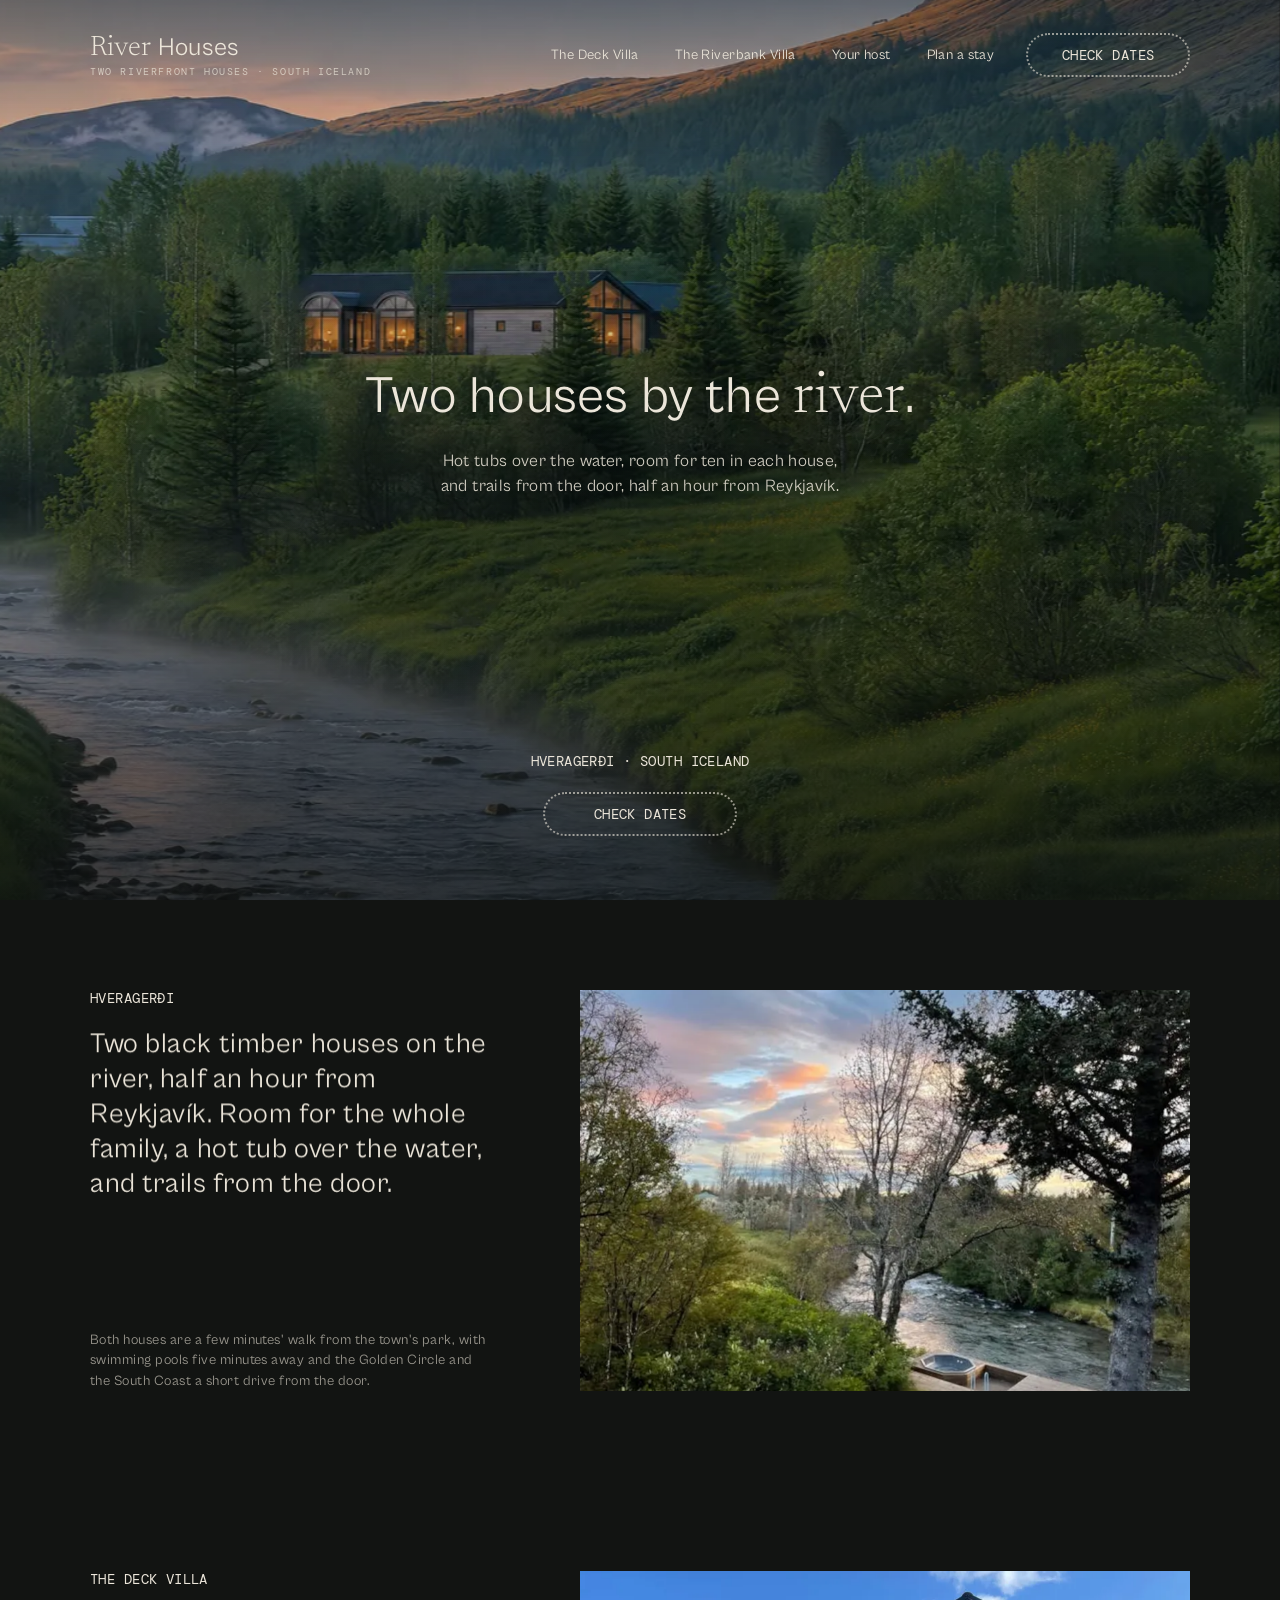
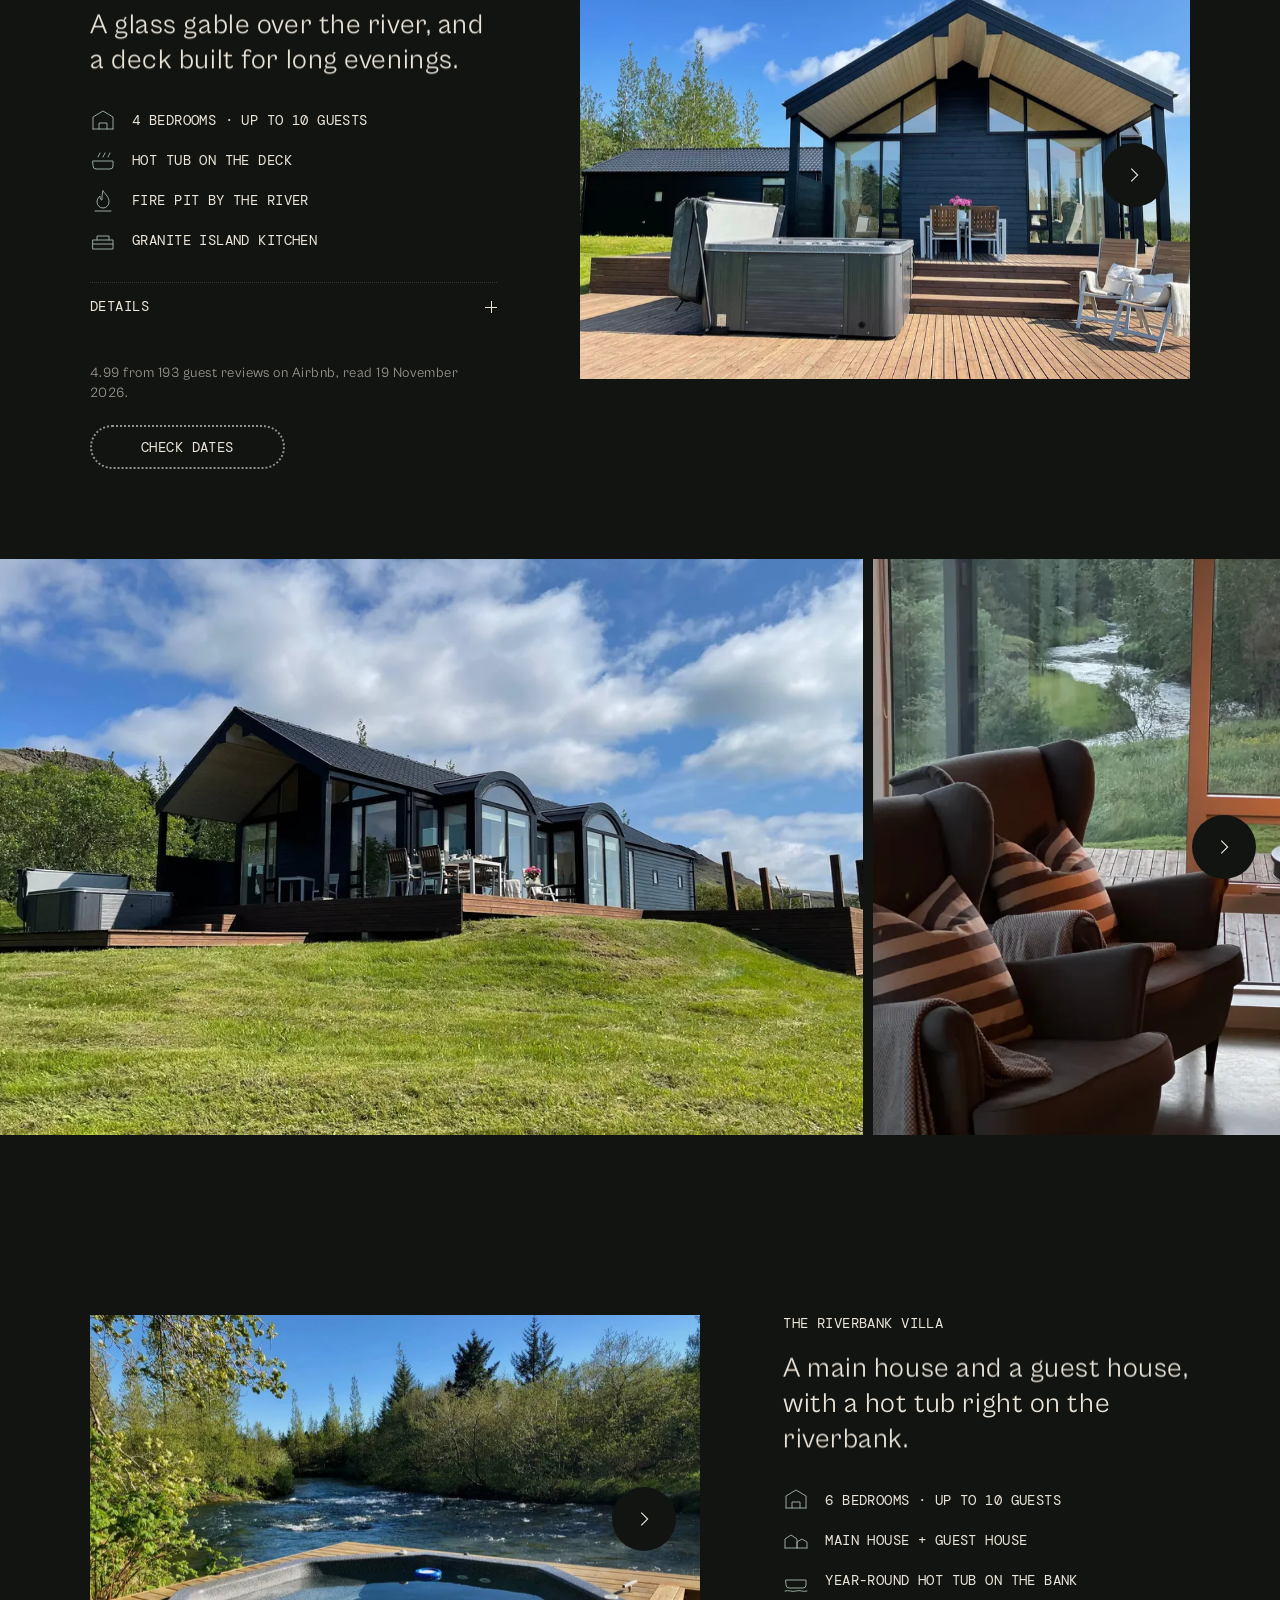
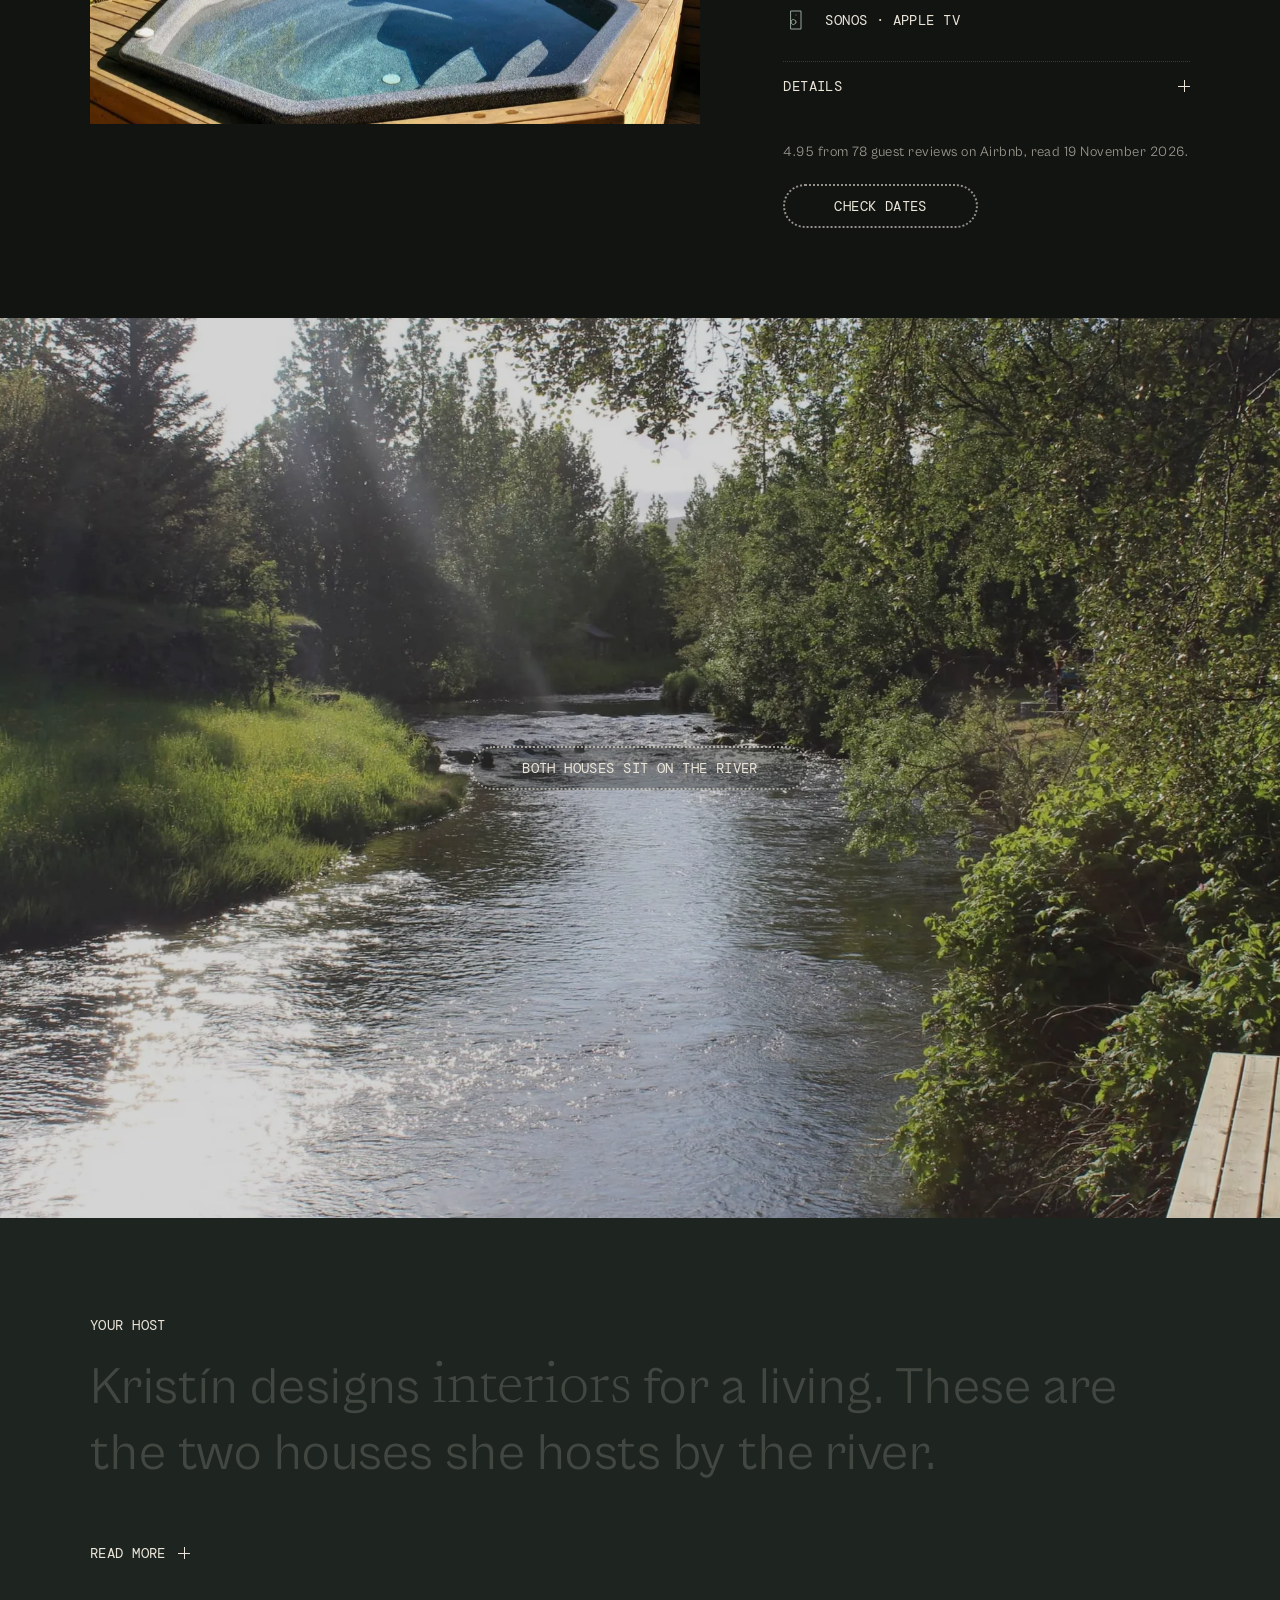
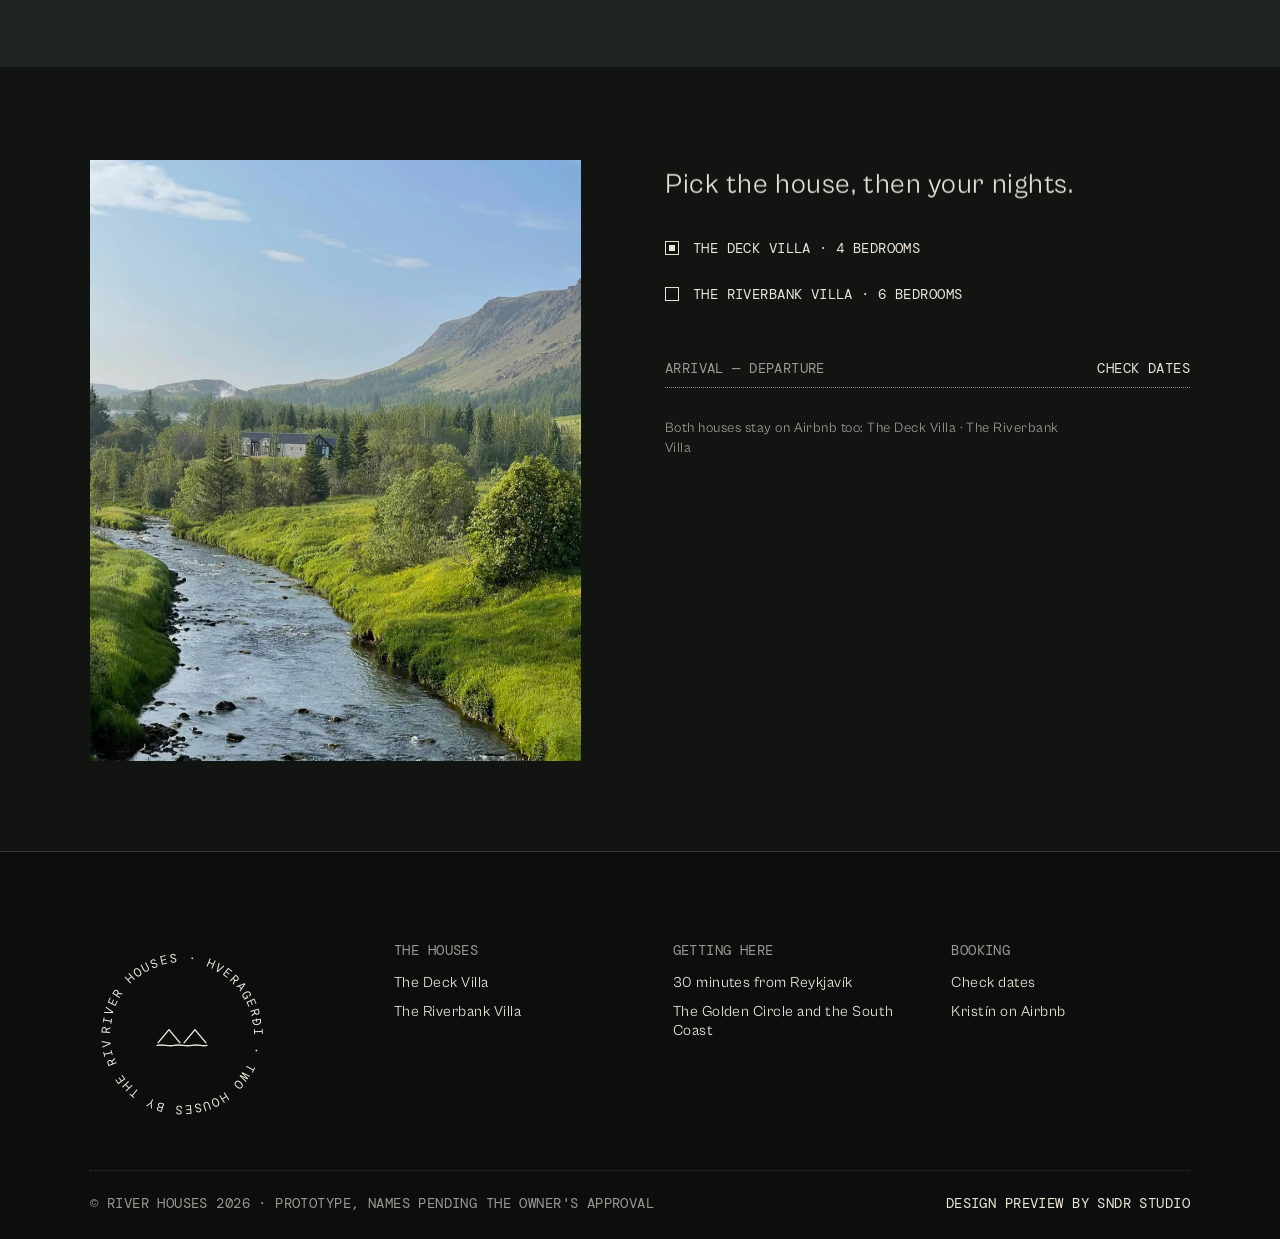
<file: index.html>
<!doctype html>
<html lang="en" class="no-js">
<head>
<meta charset="utf-8">
<meta name="viewport" content="width=device-width, initial-scale=1, viewport-fit=cover">
<title>River Houses · Two houses by the river in Hveragerði</title>
<meta name="description" content="Two black timber houses on the river in Hveragerði, South Iceland, 30 minutes from Reykjavík. Room for up to 10 guests in each, hot tubs over the water, trails from the door.">
<meta name="robots" content="noindex, nofollow">
<meta name="theme-color" content="#121412">
<link rel="icon" href="favicon-32.png" sizes="32x32" type="image/png">
<link rel="icon" href="favicon.svg" type="image/svg+xml">
<link rel="apple-touch-icon" href="apple-touch-icon.png">
<link rel="preload" href="assets/fonts/CabinetGrotesk-Regular.woff2" as="font" type="font/woff2" crossorigin>
<link rel="preload" href="assets/fonts/dm-mono-latin-400-normal.woff2" as="font" type="font/woff2" crossorigin>
<link rel="preload" href="assets/fonts/newsreader-latin-300-normal.woff2" as="font" type="font/woff2" crossorigin>
<link rel="preload" href="assets/img/hero-1440.webp" as="image" imagesrcset="assets/img/hero-900.webp 900w, assets/img/hero-1440.webp 1440w, assets/img/hero-2400.webp 2400w" imagesizes="100vw" media="(min-aspect-ratio: 4/5)">
<link rel="preload" href="assets/img/hero-portrait-900.webp" as="image" media="(max-aspect-ratio: 4/5)">
<script>document.documentElement.className='js';</script>
<script>/* focus-guard: a focus ring only for people using a keyboard.

   The bug it ends: a menu, drawer or dialog opens and its FIRST link (or the dialog's close button)
   is outlined, as if it were selected. Cause: opening code calls first.focus(), or <dialog>.showModal()
   focuses the first control by itself. When nothing was focused before, the browser decides the ring is
   wanted. Safari never focuses a button on click and a touch tap never does either, so on iPhone,
   iPad and Safari the very first tap paints the ring. Chrome with a mouse hides it, which is why it
   passes the desktop check and then reappears on Sindri's phone.

   How: remember the last input kind on <html data-input="pointer|key"> and let focus-guard.css drop the
   ring while the last input was a pointer. Keyboard users keep every ring. Load before everything else
   (inline in <head>, ~400 bytes), no dependencies. Doc: _tools/focus-guard/README.md */
(function () {
  var root = document.documentElement;
  function set(v) { if (root.getAttribute('data-input') !== v) root.setAttribute('data-input', v); }
  addEventListener('pointerdown', function () { set('pointer'); }, true);
  addEventListener('keydown', function (e) {
    if (e.key === 'Shift' || e.key === 'Control' || e.key === 'Alt' || e.key === 'Meta') return;
    set('key');
  }, true);
})();</script>
<link rel="stylesheet" href="assets/vendor/focus-guard.css">
<link rel="stylesheet" href="assets/vendor/sndr-booking.css">
<link rel="stylesheet" href="styles.css">
</head>
<body>
<a class="skip" href="#main">Skip to content</a>

<header class="header" data-header>
  <a class="logo" href="#top" aria-label="River Houses, home">
    <span class="logo-word" aria-hidden="true"><em>River</em> Houses</span>
    <span class="logo-sub" aria-hidden="true">Two riverfront houses<span class="logo-sub-x"> · South Iceland</span></span>
  </a>
  <nav class="nav" aria-label="Site">
    <a href="#deck">The Deck Villa</a>
    <a href="#riverbank">The Riverbank Villa</a>
    <a href="#host">Your host</a>
    <a href="#plan">Plan a stay</a>
  </nav>
  <button class="pill pill--head" type="button" data-book data-house="v1" aria-haspopup="dialog"><span>Check dates</span></button>
  <button class="menu-btn" type="button" aria-expanded="false" aria-controls="menu"><span class="menu-btn-l">Menu</span><i aria-hidden="true"></i></button>
</header>

<div class="menu" id="menu" tabindex="-1" hidden>
  <nav class="menu-in" aria-label="Menu">
    <a href="#deck" style="--i:0">The Deck Villa</a>
    <a href="#riverbank" style="--i:1">The Riverbank Villa</a>
    <a href="#host" style="--i:2">Your host</a>
    <a href="#plan" style="--i:3">Plan a stay</a>
  </nav>
  <button class="pill pill--light menu-book" type="button" data-book data-house="v1" aria-haspopup="dialog"><span>Check dates</span></button>
</div>

<main id="main">
  <!-- 1 HERO (source: section.hero, img.cover 100vh, centred H1 with serif swap word, dotted pill low centre) -->
  <section class="hero" id="top" aria-labelledby="hero-h">
    <div class="hero-media" data-hero-media>
      <picture>
        <source media="(max-aspect-ratio: 4/5)" srcset="assets/img/hero-portrait-900.webp">
        <img src="assets/img/hero-1440.webp" srcset="assets/img/hero-900.webp 900w, assets/img/hero-1440.webp 1440w, assets/img/hero-2400.webp 2400w" sizes="100vw" alt="The river at dusk with mist on the water, the Deck Villa's lit windows among the trees below the mountain (Kristín's photo, re-lit for evening)" fetchpriority="high" decoding="async">
      </picture>
    </div>
    <div class="hero-content">
      <div class="hero-title">
        <h1 class="h1 hero-h" id="hero-h" data-split aria-label="Two houses by the river.">Two houses by the <span class="flip" data-flip aria-hidden="true"><span class="flip-in">river</span></span>.</h1>
        <p class="hero-sub">Hot tubs over the water, room for ten in each house, and trails from the door, half an hour from Reykjavík.</p>
      </div>
      <p class="hero-place label">Hveragerði · South Iceland</p>
      <button class="pill hero-pill" type="button" data-book data-house="v1" aria-haspopup="dialog"><span>Check dates</span></button>
    </div>
  </section>

  <!-- 2 MANIFESTO (source: label, sticky 488px copy column + 732x481 photo, small body pinned low) -->
  <section class="split" aria-labelledby="intro-l">
    <div class="split-copy">
      <div class="split-stick"><div class="split-top">
        <h2 class="label rv-label" id="intro-l">Hveragerði</h2>
        <p class="copy" data-lines>Two black timber houses on the river, half an hour from Reykjavík. Room for the whole family, a hot tub over the water, and trails from the door.</p>
      </div></div>
      <p class="small rv-fade">Both houses are a few minutes' walk from the town's park, with swimming pools five minutes away and the Golden Circle and the South Coast a short drive from the door.</p>
    </div>
    <figure class="split-media rv-img">
      <div class="frame"><img src="assets/img/dusk-1600.webp" srcset="assets/img/dusk-900.webp 900w, assets/img/dusk-1600.webp 1600w" sizes="(min-width:1024px) 51vw, 100vw" alt="The river at dusk under a pink sky, seen from the Riverbank Villa's garden" loading="lazy" decoding="async"></div>
    </figure>
  </section>

  <!-- 3 STAY WITH US → THE DECK VILLA (source: copy left + icon list + Flickity carousel right) -->
  <section class="split split--house" id="deck" aria-labelledby="deck-l">
    <div class="split-copy">
      <div class="split-stick"><div class="split-top">
        <h2 class="label rv-label" id="deck-l">The Deck Villa</h2>
        <p class="copy" data-lines>A glass gable over the river, and a deck built for long evenings.</p>
        <ul class="icons rv-list">
          <li><svg viewBox="0 0 26 26" aria-hidden="true"><path d="M3 21V9l10-6 10 6v12M3 21h20M9 21v-6h8v6"/></svg>4 bedrooms · up to 10 guests</li>
          <li><svg viewBox="0 0 26 26" aria-hidden="true"><path d="M3 13h20v5a3 3 0 0 1-3 3H6a3 3 0 0 1-3-3zM8 9c0-2 2-2 2-4M13 9c0-2 2-2 2-4M18 9c0-2 2-2 2-4"/></svg>Hot tub on the deck</li>
          <li><svg viewBox="0 0 26 26" aria-hidden="true"><path d="M13 3c3 4 6 6 6 11a6 6 0 0 1-12 0c0-3 2-5 3-6 0 3 1 4 2 4 0-3 0-6 1-9zM5 23h16"/></svg>Fire pit by the river</li>
          <li><svg viewBox="0 0 26 26" aria-hidden="true"><path d="M3 12h20v9H3zM7 12V8h12v4M3 16h20"/></svg>Granite island kitchen</li>
        </ul>
        <div class="more" data-more>
          <button class="more-btn label" type="button" aria-expanded="false" aria-controls="deck-more"><span>Details</span><i aria-hidden="true"></i></button>
          <div class="more-body" id="deck-more" hidden><div class="more-in">
            <p>Large windows look out on the river and the mountain. Trails start outside the door, the town's parks are about a five-minute walk, and there is plenty of private parking in front of the house.</p>
          </div></div>
        </div>
      </div></div>
      <div class="split-foot rv-fade">
        <p class="small">4.99 from 193 guest reviews on Airbnb, read 19 November 2026.</p>
        <button class="pill" type="button" data-book data-house="v1" aria-haspopup="dialog"><span>Check dates</span></button>
      </div>
    </div>
    <div class="split-media rv-img">
      <div class="car" data-car aria-roledescription="carousel" aria-label="The Deck Villa">
        <div class="car-track">
          <figure class="car-cell" aria-roledescription="slide" aria-label="1 of 4"><img src="assets/img/deck-a-1600.webp" srcset="assets/img/deck-a-900.webp 900w, assets/img/deck-a-1600.webp 1600w" sizes="(min-width:1024px) 51vw, 100vw" alt="The Deck Villa: black gabled house, deck and hot tub on a summer day" loading="lazy" decoding="async"></figure>
          <figure class="car-cell" aria-roledescription="slide" aria-label="2 of 4"><img src="assets/img/deck-b-1600.webp" srcset="assets/img/deck-b-900.webp 900w, assets/img/deck-b-1600.webp 1600w" sizes="(min-width:1024px) 51vw, 100vw" alt="The glass gable end and the deck table" loading="lazy" decoding="async"></figure>
          <figure class="car-cell" aria-roledescription="slide" aria-label="3 of 4"><img src="assets/img/deck-c-1600.webp" srcset="assets/img/deck-c-900.webp 900w, assets/img/deck-c-1600.webp 1600w" sizes="(min-width:1024px) 51vw, 100vw" alt="Two chairs and candles by the window in the evening" loading="lazy" decoding="async"></figure>
          <figure class="car-cell" aria-roledescription="slide" aria-label="4 of 4"><img src="assets/img/deck-d-1600.webp" srcset="assets/img/deck-d-900.webp 900w, assets/img/deck-d-1600.webp 1600w" sizes="(min-width:1024px) 51vw, 100vw" alt="Wicker armchairs and a reading lamp in the living room" loading="lazy" decoding="async"></figure>
        </div>
        <button class="arrow arrow--prev" type="button" aria-label="Previous photo"><svg viewBox="0 0 24 24" aria-hidden="true"><path d="M15 5l-7 7 7 7"/></svg></button>
        <button class="arrow arrow--next" type="button" aria-label="Next photo"><svg viewBox="0 0 24 24" aria-hidden="true"><path d="M9 5l7 7-7 7"/></svg></button>
      </div>
    </div>
  </section>

  <!-- 4 FULL-BLEED PAIR (source: two photos edge to edge, 648px tall, one arrow) -->
  <section class="rail" aria-label="Around the Deck Villa">
    <div class="rail-track" data-rail tabindex="0" aria-label="Photos, drag or use the arrow">
      <figure class="rail-cell"><img src="assets/img/pair-a-1200.webp" srcset="assets/img/pair-a-1200.webp 1200w, assets/img/pair-a-2400.webp 2400w" sizes="(min-width:1024px) 66vw, 90vw" alt="The Deck Villa on its lawn under a blue sky" loading="lazy" decoding="async"></figure>
      <figure class="rail-cell rail-cell--tall"><img src="assets/img/pair-b-1600.webp" srcset="assets/img/pair-b-900.webp 900w, assets/img/pair-b-1600.webp 1600w" sizes="(min-width:1024px) 34vw, 70vw" alt="Armchairs and lit candles by the window at night" loading="lazy" decoding="async"></figure>
      <figure class="rail-cell"><img src="assets/img/pair-c-1200.webp" srcset="assets/img/pair-c-1200.webp 1200w, assets/img/pair-c-2400.webp 2400w" sizes="(min-width:1024px) 66vw, 90vw" alt="The deck, the hot tub and the gable from the lawn" loading="lazy" decoding="async"></figure>
    </div>
    <button class="arrow arrow--rail" type="button" aria-label="Next photos"><svg viewBox="0 0 24 24" aria-hidden="true"><path d="M9 5l7 7-7 7"/></svg></button>
  </section>

  <!-- 5 WORK WITH US → THE RIVERBANK VILLA, mirrored (source: carousel left, copy right) -->
  <section class="split split--house split--mirror" id="riverbank" aria-labelledby="river-l">
    <div class="split-media rv-img">
      <div class="car" data-car aria-roledescription="carousel" aria-label="The Riverbank Villa">
        <div class="car-track">
          <figure class="car-cell" aria-roledescription="slide" aria-label="1 of 4"><img src="assets/img/river-a-1600.webp" srcset="assets/img/river-a-900.webp 900w, assets/img/river-a-1600.webp 1600w" sizes="(min-width:1024px) 51vw, 100vw" alt="The hot tub on the riverbank with the river running past" loading="lazy" decoding="async"></figure>
          <figure class="car-cell" aria-roledescription="slide" aria-label="2 of 4"><img src="assets/img/river-b-1600.webp" srcset="assets/img/river-b-900.webp 900w, assets/img/river-b-1600.webp 1600w" sizes="(min-width:1024px) 51vw, 100vw" alt="The Riverbank Villa: a black timber house with a balcony among tall trees" loading="lazy" decoding="async"></figure>
          <figure class="car-cell" aria-roledescription="slide" aria-label="3 of 4"><img src="assets/img/river-c-1600.webp" srcset="assets/img/river-c-900.webp 900w, assets/img/river-c-1600.webp 1600w" sizes="(min-width:1024px) 51vw, 100vw" alt="The living room with a stone fireplace and leather chairs" loading="lazy" decoding="async"></figure>
          <figure class="car-cell" aria-roledescription="slide" aria-label="4 of 4"><img src="assets/img/river-d-1600.webp" srcset="assets/img/river-d-900.webp 900w, assets/img/river-d-1600.webp 1600w" sizes="(min-width:1024px) 51vw, 100vw" alt="The river through a tall window" loading="lazy" decoding="async"></figure>
        </div>
        <button class="arrow arrow--prev" type="button" aria-label="Previous photo"><svg viewBox="0 0 24 24" aria-hidden="true"><path d="M15 5l-7 7 7 7"/></svg></button>
        <button class="arrow arrow--next" type="button" aria-label="Next photo"><svg viewBox="0 0 24 24" aria-hidden="true"><path d="M9 5l7 7-7 7"/></svg></button>
      </div>
    </div>
    <div class="split-copy">
      <div class="split-stick"><div class="split-top">
        <h2 class="label rv-label" id="river-l">The Riverbank Villa</h2>
        <p class="copy" data-lines>A main house and a guest house, with a hot tub right on the riverbank.</p>
        <ul class="icons rv-list">
          <li><svg viewBox="0 0 26 26" aria-hidden="true"><path d="M3 21V9l10-6 10 6v12M3 21h20M9 21v-6h8v6"/></svg>6 bedrooms · up to 10 guests</li>
          <li><svg viewBox="0 0 26 26" aria-hidden="true"><path d="M2 21V12l6-4 6 4v9M14 21v-6l5-3 5 3v6M2 21h22"/></svg>Main house + guest house</li>
          <li><svg viewBox="0 0 26 26" aria-hidden="true"><path d="M3 13h20v5a3 3 0 0 1-3 3H6a3 3 0 0 1-3-3zM2 24c4-1.5 7 1.5 11 0s7 1.5 11 0"/></svg>Year-round hot tub on the bank</li>
          <li><svg viewBox="0 0 26 26" aria-hidden="true"><path d="M8 4h10v18H8zM13 15a2.5 2.5 0 1 0 0 .01M13 8v.01"/></svg>Sonos · Apple TV</li>
        </ul>
        <div class="more" data-more>
          <button class="more-btn label" type="button" aria-expanded="false" aria-controls="river-more"><span>Details</span><i aria-hidden="true"></i></button>
          <div class="more-body" id="river-more" hidden><div class="more-in">
            <p>About a five-minute walk to the town's public park, with shops and restaurants within reach on foot. A fully equipped kitchen, a working corner and fast Wi-Fi.</p>
          </div></div>
        </div>
      </div></div>
      <div class="split-foot rv-fade">
        <p class="small">4.95 from 78 guest reviews on Airbnb, read 19 November 2026.</p>
        <button class="pill" type="button" data-book data-house="v2" aria-haspopup="dialog"><span>Check dates</span></button>
      </div>
    </div>
  </section>

  <!-- 6 SPHERE SLOT → full-bleed still with a centred pill (no 360 photo exists) -->
  <section class="still" aria-label="The river">
    <div class="still-media" data-still><img src="assets/img/still-1200.webp" srcset="assets/img/still-1200.webp 1200w, assets/img/still-2400.webp 2400w" sizes="100vw" alt="Morning light over the river by the Riverbank Villa" loading="lazy" decoding="async"></div>
    <a class="pill pill--light still-pill" href="#plan"><span>Both houses sit on the river</span></a>
  </section>

  <!-- 7 OUR STORY → YOUR HOST (source: band, 52px sans with serif swap, READ MORE +) -->
  <section class="band" id="host" aria-labelledby="host-l">
    <div class="band-in">
      <h2 class="label rv-label" id="host-l">Your host</h2>
      <p class="h1 band-h" data-read>Kristín designs <em>interiors</em> for a living. These are the two houses she hosts by the river.</p>
      <div class="more more--band" data-more>
        <button class="more-btn label" type="button" aria-expanded="false" aria-controls="host-more"><span>Read more</span><i aria-hidden="true"></i></button>
        <div class="more-body" id="host-more" hidden><div class="more-in">
          <p>Kristín is an interior architect from Garðabær and has hosted on Airbnb for nine years: 271 reviews across her listings, a 4.98 average and a Superhost badge. A request made here goes to her directly, and she replies with a secure link to pay.</p>
          <p class="small">Prototype text for Kristín's approval.</p>
        </div></div>
      </div>
    </div>
  </section>

  <!-- 8 SUBSCRIBE SLOT → PLAN A STAY (source: photo left 590x724, right: 2 lines, mono checkboxes, dotted line + submit) -->
  <section class="plan" id="plan" aria-labelledby="plan-h">
    <figure class="plan-media rv-img"><div class="frame"><img src="assets/img/plan-1600.webp" srcset="assets/img/plan-900.webp 900w, assets/img/plan-1600.webp 1600w" sizes="(min-width:1024px) 41vw, 100vw" alt="The river winding between bright green banks toward the mountain" loading="lazy" decoding="async"></div></figure>
    <div class="plan-copy">
      <h2 class="copy" id="plan-h" data-lines>Pick the house, then your nights.</h2>
      <div class="plan-pick rv-list" role="radiogroup" aria-label="Which house">
        <label class="tick"><input type="radio" name="house" value="v1" checked><span class="label">The Deck Villa · 4 bedrooms</span></label>
        <label class="tick"><input type="radio" name="house" value="v2"><span class="label">The Riverbank Villa · 6 bedrooms</span></label>
      </div>
      <button class="dates-line rv-fade" type="button" data-book data-house="v1" data-plan aria-haspopup="dialog"><span class="label">Arrival — Departure</span><span class="label dates-go">Check dates</span></button>
      <p class="small rv-fade">Both houses stay on Airbnb too: <a class="ul" href="https://www.airbnb.com/rooms/7677002" rel="noopener" target="_blank">The Deck Villa</a> · <a class="ul" href="https://www.airbnb.com/rooms/677637170933482931" rel="noopener" target="_blank">The Riverbank Villa</a></p>
    </div>
  </section>

  <dialog data-lenis-prevent id="book" class="bk" aria-labelledby="bk-h" tabindex="-1"><div class="bk-bg" data-book-close></div><form class="bk-bar" novalidate tabindex="-1">
    <div class="bk-top"><div><p class="bk-h" id="bk-h">Pick your nights</p><p class="bk-sub" id="bk-sub">The Deck Villa, Hveragerði · The whole house</p></div><button class="bk-x" type="button" data-book-close aria-label="Close booking"><svg viewBox="0 0 32 32" aria-hidden="true"><path d="M8 8l16 16M24 8 8 24"/></svg></button></div>
    <div class="bk-body" data-lenis-prevent>
      <div class="bk-house" role="group" aria-label="Which house"><button type="button" data-house="v1" aria-pressed="true">The Deck Villa</button><button type="button" data-house="v2" aria-pressed="false">The Riverbank Villa</button></div>
      <div class="bk-dates"><div class="bk-when"><p class="bk-l" id="bk-cal-l">Dates</p><p class="bk-range"><span data-from>Arrival</span> <span class="bk-to">to</span> <span data-to>Departure</span></p></div><div class="bk-gst"><div><p class="bk-l" id="bk-g-l">Guests</p><p class="bk-gnote" aria-live="polite"></p></div><div class="bk-step" role="group" aria-labelledby="bk-g-l"><button class="bk-minus" type="button" aria-label="One guest fewer"><svg class="bk-ic" viewBox="0 0 24 24" aria-hidden="true"><path d="M6 12h12"/></svg></button><output class="bk-n">2 guests</output><button class="bk-plus" type="button" aria-label="One guest more"><svg class="bk-ic" viewBox="0 0 24 24" aria-hidden="true"><path d="M6 12h12M12 6v12"/></svg></button></div></div><div class="bk-months" role="group" aria-labelledby="bk-cal-l"></div></div>
      <div class="bk-who" hidden><p class="bk-l">Your details</p><div class="bk-fields"><label><span>Name</span><input name="name" autocomplete="name" required></label><label><span>Email</span><input type="email" name="email" autocomplete="email" inputmode="email" spellcheck="false" required></label><label><span>Phone</span><input type="tel" name="phone" autocomplete="tel" inputmode="tel" required></label><label class="bk-wide"><span>Anything Kristín should know?</span><textarea name="message" rows="3"></textarea></label></div><p class="bk-rules small">Check-in after 16:00 · Checkout before 11:00 · Self check-in with a lockbox · Up to 10 guests a house</p><label class="bk-ok"><input type="checkbox" name="terms" required><span>I have read the house rules and accept them for everyone in my group.</span></label><button class="bk-back ul" type="button"><span>Change dates</span></button></div>
      <div class="bk-done" hidden><h3 tabindex="-1">Request sent.</h3><p class="bk-done-dates"></p><p>Thank you, <span class="bk-done-name"></span>. Kristín checks the dates and replies with a secure link to pay. Nothing is charged until you pay.</p><p class="small fine-print" data-delivered="Design preview: this request went to Kristín's demo dashboard (SNDR Bókun). On the live site it reaches her straight away." data-preview="Design preview: this request was not delivered.">Design preview: this request was not delivered.</p></div>
      <p class="bk-foot bk-foot--body">Booked nights are closed. The request is free; Kristín confirms and sends a secure link to pay, never on this page. Design preview: prices are not quoted yet.</p>
    </div>
    <div class="bk-end"><p class="bk-sum" aria-live="polite"></p><button class="pill pill--solid bk-action" type="submit"><span>Request these dates</span></button><p class="bk-note" aria-live="polite"></p><p class="bk-foot bk-foot--bar">Booked nights are closed. The request is free; Kristín confirms and sends a secure link to pay. Design preview: prices are not quoted yet.</p></div>
  </form></dialog>
</main>

<!-- 9 FOOTER (source: forest-green, spinning badge left, 3 mono columns, © line) -->
<footer class="foot">
  <div class="badge" aria-hidden="true">
    <svg class="badge-ring" viewBox="0 0 200 200"><defs><path id="ring" d="M100,100 m-78,0 a78,78 0 1,1 156,0 a78,78 0 1,1 -156,0"/></defs><text><textPath href="#ring" startOffset="0">RIVER HOUSES · HVERAGERÐI · TWO HOUSES BY THE RIVER ·</textPath></text></svg>
    <svg class="badge-mark mark" viewBox="0 0 48 24"><path d="M2 20 12 8l10 12M26 20 36 8l10 12"/><path class="mark-river" d="M1 22.5c6-1.6 10 1.6 16 0s10 1.6 16 0 10 1.6 14 0"/></svg>
  </div>
  <div class="foot-cols">
    <div><h2 class="label">The houses</h2><a class="ul" href="#deck">The Deck Villa</a><a class="ul" href="#riverbank">The Riverbank Villa</a></div>
    <div><h2 class="label">Getting here</h2><p>30 minutes from Reykjavík</p><p>The Golden Circle and the South Coast</p></div>
    <div><h2 class="label">Booking</h2><button class="ul" type="button" data-book data-house="v1" aria-haspopup="dialog">Check dates</button><a class="ul" href="https://www.airbnb.com/users/profile/1462982403367451091" rel="noopener" target="_blank">Kristín on Airbnb</a></div>
  </div>
  <p class="foot-end label"><span>© River Houses 2026 · Prototype, names pending the owner's approval</span><a class="sndr" href="https://sndrstudio.is" rel="noopener" target="_blank">Design preview by SNDR Studio</a></p>
</footer>

<script src="assets/vendor/gsap.min.js" defer></script>
<script src="assets/vendor/ScrollTrigger.min.js" defer></script>
<script src="assets/vendor/lenis.min.js" defer></script>
<script src="assets/vendor/sndr-booking.js" defer></script>
<script src="app.js" defer></script>
</body>
</html>
</file>
<file: assets/vendor/focus-guard.css>
/* focus-guard.css: pairs with focus-guard.js. No ring after a tap or a click; every ring for the keyboard.
   Text fields keep theirs (the user is typing there whatever opened it). */
html[data-input="pointer"] :focus-visible:not(input):not(textarea):not(select):not([contenteditable="true"]) { outline: none; }
/* a focus target that is only a container (a menu panel, a dialog, a drawer): never ring it */
[tabindex="-1"]:focus { outline: none; }
</file>
<file: assets/vendor/sndr-booking.css>
/* SNDR booking sheet (prototype edition) in the villa's own language: forest ink on white, hairlines, square controls.
   Desktop: a drawer from the right. Phone: a sheet from the bottom. The calendar is the family's range calendar
   (two months from 768px, one on a phone); the one action sits in a bar that never scrolls away. */
dialog.bk{position:fixed;inset:0;width:100%;height:100dvh;max-width:none;max-height:none;margin:0;padding:0;border:0;background:transparent;overflow:hidden;color:var(--forest)}
dialog.bk::backdrop{background:transparent}
.bk[open]{display:block}
.bk-bg{position:absolute;inset:0;background:rgba(14,28,21,.42);opacity:0}
.bk-bar{position:relative;z-index:1;margin-left:auto;width:100%;max-width:720px;height:100%;display:flex;flex-direction:column;overflow:hidden;background:#fff;outline:none}
.bk-top{flex:none;display:flex;align-items:flex-start;justify-content:space-between;gap:16px;padding:26px max(32px,env(safe-area-inset-right)) 10px max(32px,env(safe-area-inset-left))}
.bk-h{font:300 34px/1.1 var(--display);letter-spacing:-.03em}
.bk-sub{margin-top:6px;font-size:13px;color:var(--secondary)}
.bk-x{width:44px;height:44px;margin:-6px -10px 0 0;display:grid;place-items:center;transition:transform .16s var(--ease)}
.bk-x svg{width:26px;height:26px;fill:none;stroke:currentColor;stroke-width:1}
.bk-x:active{transform:scale(.94)}
.bk-body{flex:1 1 auto;min-height:0;overflow-y:auto;overscroll-behavior:contain;padding:8px max(32px,env(safe-area-inset-right)) 20px max(32px,env(safe-area-inset-left));display:grid;gap:26px;align-content:start}
.bk-l{font-size:11px;text-transform:uppercase;letter-spacing:.14em;color:var(--secondary)}
.bk-dates{display:grid;grid-template-columns:minmax(0,1fr) auto;align-items:end;gap:6px 24px}
.bk-when{grid-column:1;grid-row:1}
.bk-gst{grid-column:2;grid-row:1;display:flex;align-items:center;gap:16px}
.bk-months{grid-column:1/-1;grid-row:2;margin-top:10px;display:grid;gap:24px 40px}
.bk-range{margin-top:6px;font:300 24px/1.2 var(--display)}
.bk-range .bk-to{font:400 13px/1 var(--body);color:var(--secondary);margin:0 6px}
.bk-range [data-from]:not(.is-set),.bk-range [data-to]:not(.is-set){color:var(--secondary)}
.bk-gnote{margin-top:2px;font-size:13px;color:var(--secondary)}
.bk-gnote:empty{display:none}
.bk-step{flex:none;display:inline-flex;align-items:center}
.bk-step button{width:44px;height:44px;display:grid;place-items:center;border:1px solid var(--forest);transition:opacity .16s var(--ease),transform .16s var(--ease),background-color .16s var(--ease),color .16s var(--ease)}
.bk-step button:active:not(:disabled){transform:scale(.94)}
.bk-step button:disabled{opacity:.28;cursor:default}
.bk-n{min-width:100px;text-align:center;font-size:16px;font-variant-numeric:tabular-nums}
.bk-ic{width:22px;height:22px;fill:none;stroke:currentColor;stroke-width:1}
.bk-m-h{display:flex;align-items:center;justify-content:space-between;gap:12px;min-height:44px}
.bk-m-t{font:300 22px/1.2 var(--display)}
.bk-nav{display:flex;gap:8px}
.bk-nav button{width:44px;height:44px;display:grid;place-items:center;border:1px solid var(--line);transition:border-color .16s var(--ease),opacity .16s var(--ease),transform .16s var(--ease)}
.bk-nav button:active:not(:disabled){transform:scale(.94)}
.bk-nav button:disabled{opacity:.28;cursor:default}
.bk-dow,.bk-days{display:grid;grid-template-columns:repeat(7,minmax(0,1fr))}
.bk-dow span{padding-bottom:6px;text-align:center;font-size:11px;letter-spacing:.06em;color:var(--secondary)}
.bk-d{height:42px;display:grid;place-items:center;font-size:16px;line-height:1;font-variant-numeric:tabular-nums;transition:background-color .12s var(--ease),color .12s var(--ease),transform .12s var(--ease)}
.bk-d:disabled{color:rgba(36,60,50,.3);cursor:default}
.bk-d.short{color:rgba(36,60,50,.3);cursor:not-allowed}
.bk-d.today{text-decoration:underline;text-decoration-thickness:1px;text-underline-offset:5px}
.bk-d.in{background:rgba(36,60,50,.08)}
.bk-d.pv{background:rgba(36,60,50,.05)}
.bk-d.pv-end{box-shadow:inset 0 0 0 1px var(--forest)}
.bk-d.start,.bk-d.end{background:var(--forest);color:#fff}
.bk-d:active:not(:disabled){transform:scale(.94)}
.bk-d:focus-visible{outline:1px solid var(--forest);outline-offset:-4px}
.bk-d.start:focus-visible,.bk-d.end:focus-visible{outline-color:#fff}
.bk-who{display:grid;gap:18px}
.bk-fields{display:grid;grid-template-columns:1fr 1fr;gap:16px 20px}
.bk-fields label{display:grid;gap:8px;font-size:13px}
.bk-fields .bk-wide{grid-column:1/-1}
.bk-fields input,.bk-fields textarea,.bk-fields select{font:inherit;font-size:16px;color:var(--forest);background:#fff;border:1px solid var(--line);padding:12px 14px;min-height:48px;border-radius:0;width:100%}
.bk-fields textarea{resize:vertical;min-height:88px}
.bk-fields input:focus-visible,.bk-fields textarea:focus-visible,.bk-fields select:focus-visible{outline:1px solid var(--forest);outline-offset:0;border-color:var(--forest)}
.bk-fields input::placeholder{color:var(--secondary)}
.bk-done{display:grid;gap:14px;padding-top:8px}
.bk-done h3{font-size:clamp(34px,4vw,48px);outline:none}
.bk-done p{font-size:16px}
.bk-end{flex:none;display:grid;gap:10px;padding:14px max(32px,env(safe-area-inset-right)) max(18px,env(safe-area-inset-bottom)) max(32px,env(safe-area-inset-left));border-top:1px solid var(--line);background:#fff}
.bk-sum{font-size:16px;line-height:1.45;text-wrap:balance}
.bk-sum .is-muted{color:var(--secondary)}
.bk-sum .d{display:block}
.bk-sum .a{display:block;font-size:14px;color:var(--secondary)}
.bk-action{width:100%;justify-content:center}
.bk-action.is-busy{opacity:.7}
.bk-note{font-size:14px;color:#8a2f2f}
.bk-note:empty{display:none}
.bk-foot{font-size:12px;line-height:1.5;color:var(--secondary)}
.bk-foot--body{display:none}
.bk-back{margin-top:4px}
@media(hover:hover){
  .bk-step button:hover:not(:disabled){background:var(--forest);color:#fff}
  .bk-nav button:hover:not(:disabled){border-color:var(--forest)}
  .bk-d:hover:not(:disabled):not(.start):not(.end):not(.short){background:var(--mist)}
}
@media(min-width:768px){
  .bk-months{grid-template-columns:repeat(2,minmax(0,1fr))}
  .bk-end{grid-template-columns:minmax(0,1fr) auto;align-items:center;column-gap:24px}
  .bk-action{width:auto;min-width:248px}
  .bk-note,.bk-foot{grid-column:1/-1}
}
@media(max-width:767px){
  .bk[open]{display:flex;align-items:flex-end}
  .bk-bar{margin:0 auto;max-width:600px;height:auto;max-height:calc(100dvh - env(safe-area-inset-top) - 12px)}
  .bk-top{padding:20px 22px 8px}
  .bk-h{font-size:30px}
  .bk-body{gap:20px;padding-left:22px;padding-right:22px}
  .bk-dates{grid-template-columns:minmax(0,1fr);gap:18px;align-items:start}
  .bk-gst{grid-column:1;grid-row:1;justify-content:space-between}
  .bk-when{display:none}
  .bk-months{grid-row:2;margin-top:0}
  .bk-fields{grid-template-columns:1fr}
  .bk-end{gap:8px;padding:12px 22px max(16px,env(safe-area-inset-bottom))}
  .bk-foot--bar{display:none}
  .bk-foot--body{display:block;padding-top:4px}
  html:has(dialog.bk[open]){background-color:#fff}
}
@media(max-width:379px){.bk-n{min-width:84px}}
@media(max-height:540px){
  .bk[open]{display:flex;align-items:flex-end}
  .bk-bar{margin:0 0 0 auto;height:auto;max-height:calc(100dvh - env(safe-area-inset-top) - 8px)}
  .bk-sub{display:none}
  .bk-top{padding-top:10px;padding-bottom:4px}
  .bk-h{font-size:26px}
  .bk-body{gap:14px;padding-top:4px;padding-bottom:12px}
  .bk-m-h{min-height:40px}
  .bk-nav button{width:40px;height:40px}
  .bk-d{height:34px;font-size:15px}
  .bk-end{grid-template-columns:minmax(0,1fr) auto;align-items:center;column-gap:16px;padding-top:8px;padding-bottom:max(10px,env(safe-area-inset-bottom))}
  .bk-action{width:auto;min-width:220px;min-height:44px}
  .bk-note{grid-column:1/-1}
  .bk-foot{display:none}
}
@media(prefers-reduced-motion:reduce){
  .bk-bg{opacity:1!important}
}
</file>
<file: styles.css>
/* River Houses, Hveragerði. Structure + measured values: Find Sanctuary (findsanctuary.com, teardown
   _docs/hveragerdi-villa-2026-11-19/TEARDOWN-FINDSANCTUARY.md). Skin: Nordic Noir (DESIGN.md). Motion: MOTION.md. */

@font-face{font-family:"Cabinet";src:url(assets/fonts/CabinetGrotesk-Regular.woff2) format("woff2");font-weight:400;font-display:swap}
@font-face{font-family:"Newsreader";src:url(assets/fonts/newsreader-latin-300-normal.woff2) format("woff2");font-weight:300;font-display:swap;unicode-range:U+0000-00FF,U+0131,U+0152-0153,U+02BB-02BC,U+02C6,U+02DA,U+02DC,U+2000-206F,U+20AC,U+2122,U+2212,U+2215}
@font-face{font-family:"Newsreader";src:url(assets/fonts/newsreader-latin-ext-300-normal.woff2) format("woff2");font-weight:300;font-display:swap;unicode-range:U+0100-024F,U+1E00-1EFF,U+20A0-20AB,U+20AD-20CF,U+2C60-2C7F,U+A720-A7FF}
@font-face{font-family:"Newsreader";src:url(assets/fonts/newsreader-latin-300-italic.woff2) format("woff2");font-weight:300;font-style:italic;font-display:swap;unicode-range:U+0000-00FF,U+0131,U+0152-0153,U+02BB-02BC,U+02C6,U+02DA,U+02DC,U+2000-206F,U+20AC,U+2122,U+2212,U+2215}
@font-face{font-family:"Newsreader";src:url(assets/fonts/newsreader-latin-ext-300-italic.woff2) format("woff2");font-weight:300;font-style:italic;font-display:swap;unicode-range:U+0100-024F,U+1E00-1EFF,U+20A0-20AB,U+20AD-20CF,U+2C60-2C7F,U+A720-A7FF}
@font-face{font-family:"Pencerio";src:url(assets/fonts/Pencerio-Hairline.woff2) format("woff2");font-weight:100;font-display:swap}
@font-face{font-family:"DM Mono";src:url(assets/fonts/dm-mono-latin-400-normal.woff2) format("woff2");font-weight:400;font-display:swap;unicode-range:U+0000-00FF,U+0131,U+0152-0153,U+02BB-02BC,U+02C6,U+02DA,U+02DC,U+2000-206F,U+20AC,U+2122,U+2212,U+2215}
@font-face{font-family:"DM Mono";src:url(assets/fonts/dm-mono-latin-ext-400-normal.woff2) format("woff2");font-weight:400;font-display:swap;unicode-range:U+0100-024F,U+1E00-1EFF,U+20A0-20AB,U+20AD-20CF,U+2C60-2C7F,U+A720-A7FF}

:root{
  --ground:#121412;--raise:#1a1d1a;--band:#1e2521;--foot:#0c0e0d;
  --bone:#ece6da;--mute:rgba(236,230,218,.64);--rule:rgba(236,230,218,.18);
  --lamp:#d9a866;--lichen:#97a99b;--ember:#c86a4c;
  --sans:"Cabinet",ui-sans-serif,system-ui,sans-serif;--serif:"Newsreader",Georgia,serif;--mono:"DM Mono",ui-monospace,monospace;
  --gutter:30px;--v-gutter:60px;--header-h:82px;--fast:150ms;--slow:400ms;
  --out:cubic-bezier(.16,1,.3,1);--io:cubic-bezier(.65,0,.35,1);
  /* the booking sheet's own variables, re-pointed to the noir tokens */
  --forest:var(--bone);--secondary:var(--mute);--line:var(--rule);--mist:rgba(236,230,218,.07);--display:var(--serif);--body:var(--sans);--ease:var(--out);
}
@media (min-width:1024px){:root{--gutter:90px;--v-gutter:90px;--header-h:110px}}

*,*::before,*::after{box-sizing:border-box}
[hidden]{display:none!important}
html{-webkit-text-size-adjust:100%;text-size-adjust:100%;scroll-padding-top:var(--header-h)}
html.lenis,html.lenis body{height:auto}
.lenis.lenis-smooth{scroll-behavior:auto!important}
.lenis.lenis-stopped{overflow:hidden}
body{margin:0;background:var(--ground);color:var(--bone);font:400 16px/1.25 var(--sans);letter-spacing:.03em;-webkit-font-smoothing:antialiased;-moz-osx-font-smoothing:grayscale}
img{display:block;max-width:100%}
a{color:inherit;text-decoration:none}
button{font:inherit;color:inherit;background:none;border:0;padding:0;cursor:pointer;letter-spacing:inherit}
h1,h2,h3,p,figure,ul{margin:0;padding:0}
ul{list-style:none}
:focus-visible{outline:1px solid var(--lamp);outline-offset:4px}
.skip{position:absolute;left:12px;top:-60px;z-index:200;background:var(--bone);color:var(--ground);padding:10px 14px}
.skip:focus{top:12px}

/* type (source: H1 52/65 sans, em → serif at 111%, h6 mono 14 caps, copy 28) */
.h1{font:400 28px/35px var(--sans);letter-spacing:.48px}
.copy{font:400 22px/28px var(--sans);letter-spacing:.02em;max-width:22em}
.label{font:400 12px/1.2 var(--mono);letter-spacing:.03em;text-transform:uppercase}
.small{font-size:13px;line-height:1.45;color:var(--mute);max-width:30em}
em{font-family:var(--serif);font-weight:300;font-style:normal;font-size:111%;letter-spacing:0}
@media (min-width:1024px){
  .h1{font-size:52px;line-height:65px}
  .copy{font-size:28px;line-height:35px}
  .label{font-size:14px}
  .small{font-size:14px}
}
.ul{background:linear-gradient(currentColor,currentColor) 0 100%/0 1px no-repeat;transition:background-size var(--slow) var(--out)}
@media (hover:hover){.ul:hover{background-size:100% 1px}}

/* pill (source .subscribe: 2px dotted, radius 100px, .8em 3.5em, mono 14; colour + bg .4s) */
.pill{display:inline-flex;align-items:center;justify-content:center;min-height:44px;padding:.8em 3.5em;border:2px dotted rgba(236,230,218,.6);border-radius:100px;font:400 12px/1.2 var(--mono);letter-spacing:.03em;text-transform:uppercase;white-space:nowrap;color:var(--bone);transition:color var(--slow),background-color var(--slow),border-color var(--slow),transform .12s var(--out)}
.pill:active{transform:scale(.97)}
@media (hover:hover){.pill:hover{background:var(--bone);color:var(--ground);border-color:var(--bone)}}
@media (min-width:1024px){.pill{font-size:14px}}
.pill--solid{background:var(--bone);color:var(--ground);border-color:var(--bone)}
@media (hover:hover){.pill--solid:hover{background:var(--lamp);border-color:var(--lamp)}}

/* round arrow (source flickity button: 64px, 39 phone, ground fill, bg .15s, disabled 0) */
.arrow{position:absolute;top:50%;width:39px;height:39px;margin-top:-19.5px;border-radius:50%;background:var(--ground);color:var(--bone);display:grid;place-items:center;z-index:2;transition:background-color var(--fast),color var(--fast),opacity var(--fast)}
.arrow svg{width:18px;height:18px;fill:none;stroke:currentColor;stroke-width:1.2;transition:transform var(--slow) var(--out)}
.arrow:disabled{opacity:0;pointer-events:none}
.arrow--prev{left:16px}.arrow--next{right:16px}
@media (hover:hover){.arrow:hover{background:var(--bone);color:var(--ground)}.arrow--prev:hover svg{transform:translateX(-4px)}.arrow--next:hover svg,.arrow--rail:hover svg{transform:translateX(4px)}}
@media (min-width:1024px){.arrow{width:64px;height:64px;margin-top:-32px}.arrow svg{width:22px;height:22px}.arrow--prev{left:24px}.arrow--next{right:24px}}

/* header (source: transparent over hero, then ground + shadow; hides on scroll down .15s ease-out, bg .4s) */
.header{position:fixed;inset:0 0 auto;z-index:50;height:var(--header-h);display:flex;align-items:center;gap:32px;padding:0 var(--gutter);color:var(--bone);transition:transform var(--fast) ease-out,background-color var(--slow),box-shadow var(--slow)}
.header.is-solid{background:rgba(18,20,18,.94);box-shadow:0 4px 4px rgba(0,0,0,.4)}
.header.is-hidden{transform:translateY(-100%);box-shadow:none}
.logo{display:inline-flex;flex-direction:column;justify-content:center;align-items:flex-start;gap:5px;margin-right:auto;min-height:44px}
.mark{width:40px;height:20px;fill:none;stroke:currentColor;stroke-width:1.3;stroke-linejoin:round;stroke-linecap:round;overflow:visible}
.logo-word{font:400 21px/1 var(--sans);letter-spacing:.01em}
.logo-word em{font-size:112%;margin-right:.02em}
.logo-sub{font:400 9px/1 var(--mono);letter-spacing:.16em;text-transform:uppercase;opacity:.72;white-space:nowrap}
.logo-sub-x{display:none}
@media (min-width:600px){.logo-sub-x{display:inline}}
@media (min-width:1024px){.logo-word{font-size:25px}.logo-sub{font-size:10px}}
.nav{display:none;gap:36px}
.nav a{font:400 14px/1 var(--sans);letter-spacing:.03em;padding:15px 0;background-origin:content-box;background:linear-gradient(currentColor,currentColor) 100% 100%/0 1px no-repeat;transition:background-size var(--slow) var(--out)}
@media (hover:hover){.nav a:hover{background-size:100% 1px;background-position:0 100%}}
.pill--head{display:none}
.menu-btn{display:inline-flex;align-items:center;gap:12px;min-height:44px;font:400 12px/1 var(--mono);text-transform:uppercase;letter-spacing:.03em}
.menu-btn i{position:relative;width:22px;height:9px}
.menu-btn i::before,.menu-btn i::after{content:"";position:absolute;left:0;right:0;height:1px;background:currentColor;transition:transform var(--slow) var(--out),top var(--slow) var(--out)}
.menu-btn i::before{top:0}.menu-btn i::after{top:8px}
.menu-btn[aria-expanded="true"] i::before{top:4px;transform:rotate(45deg)}
.menu-btn[aria-expanded="true"] i::after{top:4px;transform:rotate(-45deg)}
.logo-word,.nav a,.menu-btn{white-space:nowrap}
@media (min-width:1024px){.pill--head{display:inline-flex;padding:.7em 2.4em}}
@media (min-width:1200px){.nav{display:flex}.menu-btn{display:none}}

/* menu (source .main-nav--panel: midnight band, 28px links centred between dotted rules) */
.menu{position:fixed;inset:0;z-index:45;background:var(--band);display:flex;flex-direction:column;justify-content:center;gap:40px;padding:calc(var(--header-h) + 20px) var(--gutter) 40px;clip-path:inset(0 0 0 100%);visibility:hidden}
.menu.is-open{visibility:visible}
.menu-in{display:flex;flex-direction:column}
.menu-in a{display:block;text-align:center;font:400 28px/1.2 var(--sans);padding:.8em 0;border-top:1px dotted var(--rule)}
.menu-in a:last-child{border-bottom:1px dotted var(--rule)}
.menu-book{align-self:center}
.pill--light{background:rgba(18,20,18,.32)}

/* 1 hero (source: margin-top -header, img.cover 100vh, centred H1, pill low centre) */
.hero{position:relative;height:100svh;min-height:560px;overflow:hidden;color:var(--bone)}
.hero-media{position:absolute;inset:-4% 0;will-change:transform}
.hero-media picture{display:block;width:100%;height:100%}
.hero-media img{width:100%;height:100%;object-fit:cover;object-position:50% 50%}
.hero::after{content:"";position:absolute;inset:0;background:radial-gradient(ellipse 46% 26% at 50% 54%,rgba(12,14,12,.42),rgba(12,14,12,0) 100%),linear-gradient(180deg,rgba(18,20,18,.46) 0,rgba(18,20,18,0) 24%,rgba(18,20,18,.08) 50%,rgba(18,20,18,.7) 100%);pointer-events:none}
.hero-content{position:absolute;inset:0;z-index:1;display:grid;grid-template-rows:1fr auto auto;justify-items:center;align-items:center;padding:var(--header-h) var(--gutter) 48px;text-align:center}
.hero-title{display:grid;justify-items:center;gap:18px}
.hero-h{max-width:14em;text-wrap:balance;text-shadow:0 1px 24px rgba(0,0,0,.25)}
.hero-sub{max-width:27em;font:400 15px/1.45 var(--sans);letter-spacing:.02em;color:rgba(236,230,218,.88);text-wrap:balance;text-shadow:0 1px 16px rgba(0,0,0,.35)}
@media (min-width:1024px){.hero-sub{font-size:17px}}
.flip{display:inline-block;position:relative;vertical-align:baseline;white-space:nowrap;font-family:var(--serif);font-weight:300;font-size:111%;letter-spacing:0;transition:none}
.flip-in{display:inline-block;white-space:nowrap;line-height:1}
.flip .ch{display:inline-block;will-change:transform,opacity}
.flip-in.f0{font-family:var(--serif);font-weight:300;font-style:normal}
.flip-in.f1{font-family:var(--serif);font-weight:300;font-style:italic}
.flip-in.f2{font-family:"Pencerio",var(--serif);font-weight:100}
.flip-in.f3{font-family:var(--mono);font-weight:400;letter-spacing:-.04em}
.flip-in.f4{font-family:var(--sans);font-weight:400}
.hero-place{margin-bottom:22px}
@media (min-width:1024px){.hero-content{padding-bottom:64px}}

/* 2 split (source: copy column 488 sticky top 100, media 732, gutters 90) */
.split{display:grid;gap:40px;padding:var(--v-gutter) var(--gutter)}
.split-copy{display:flex;flex-direction:column;gap:32px}
.split-top{display:grid;gap:20px;align-content:start}
.split-media .frame,.car,.plan-media .frame{position:relative;overflow:hidden;background:var(--raise)}
.split-media .frame{aspect-ratio:732/481}
.split-media img,.plan-media img{width:100%;height:100%;object-fit:cover}
.split-foot{display:grid;gap:22px;justify-items:start}
@media (min-width:1024px){
  .split{grid-template-columns:minmax(0,488fr) minmax(0,732fr);column-gap:clamp(48px,6.5vw,130px);max-width:1440px;margin:0 auto;padding-top:var(--v-gutter);padding-bottom:var(--v-gutter)}
  .split-copy{justify-content:space-between}
  .split-stick{flex:1 1 auto}
  .split-top{position:sticky;top:120px}
  .plan-copy{position:sticky;top:140px}
  .split--mirror{grid-template-columns:minmax(0,732fr) minmax(0,488fr)}
}
/* house: icon list (source: mono 14 caps, line icons) */
.icons{display:grid;gap:14px;margin-top:10px}
.icons li{display:flex;align-items:center;gap:16px;font:400 12px/1.2 var(--mono);text-transform:uppercase;letter-spacing:.03em}
.icons svg{flex:none;width:26px;height:26px;fill:none;stroke:var(--lichen);stroke-width:1;stroke-linejoin:round;stroke-linecap:round}
@media (min-width:1024px){.icons li{font-size:14px}}

/* expand / collapse */
.more{border-top:1px dotted var(--rule);margin-top:8px}
.more-btn{display:flex;align-items:center;justify-content:space-between;width:100%;min-height:48px;text-align:left}
.more-btn i{position:relative;width:12px;height:12px;transition:transform var(--slow) var(--out)}
.more-btn i::before,.more-btn i::after{content:"";position:absolute;background:currentColor}
.more-btn i::before{left:0;right:0;top:50%;height:1px}
.more-btn i::after{top:0;bottom:0;left:50%;width:1px}
.more-btn[aria-expanded="true"] i{transform:rotate(45deg)}
.more-body{overflow:hidden}
.more-in{padding:4px 0 20px;display:grid;gap:12px;max-width:30em;color:var(--mute);line-height:1.5}
.more--band{border-top:0;margin-top:20px;max-width:640px}
.more--band .more-btn{width:auto;gap:12px;justify-content:flex-start}
.more--band .more-in{color:rgba(236,230,218,.78);font-size:16px}
@media (min-width:1024px){.more--band .more-in{font-size:18px;line-height:1.5}}

/* carousel (source: flickity, 732x490, arrows 64) */
.car{aspect-ratio:732/490;touch-action:pan-y}
.car-track{position:absolute;inset:0}
.car-cell{position:absolute;inset:0;overflow:hidden;visibility:hidden}
.car-cell.is-on{visibility:visible}
.car-cell img{width:100%;height:100%;object-fit:cover;transition:transform .9s var(--out)}
@media (hover:hover){.car:hover .car-cell.is-on img{transform:scale(1.04)}}

/* 4 full-bleed rail (source: two photos edge to edge, 648 tall) */
.rail{position:relative;padding:0 0 var(--v-gutter)}
.rail-track{display:flex;gap:10px;overflow-x:auto;scroll-snap-type:x mandatory;scrollbar-width:none;cursor:grab;outline-offset:-4px}
.rail-track::-webkit-scrollbar{display:none}
.rail-track.is-drag{cursor:grabbing}
.rail-cell{flex:none;width:86vw;height:56vw;max-height:648px;overflow:hidden;scroll-snap-align:start;background:var(--raise)}
.rail-cell--tall{width:62vw}
.rail-cell img{width:112%;max-width:none;height:100%;object-fit:cover;margin-left:-6%;user-select:none;-webkit-user-drag:none;pointer-events:none}
.arrow--rail{right:16px;top:calc(50% - var(--v-gutter)/2)}
@media (min-width:1024px){
  .rail-track{scroll-snap-type:none}
  .rail-cell{width:67.4vw;height:min(45vw,648px)}
  .rail-cell--tall{width:42vw}
  .arrow--rail{right:24px}
}

/* 6 still (source: section-image 100vh, pill centred) */
.still{position:relative;height:100svh;min-height:520px;overflow:hidden;display:grid;place-items:center}
.still-media{position:absolute;inset:0}
.still-media img{width:100%;height:100%;object-fit:cover;will-change:transform}
.still::after{content:"";position:absolute;inset:0;background:rgba(18,20,18,.18);pointer-events:none}
.still-pill{position:relative;z-index:1;color:var(--bone)}

/* 7 band (source: midnight band, label, 52px sans with serif swap, READ MORE +) */
.band{background:var(--band);padding:calc(var(--v-gutter)*1.1) var(--gutter) var(--v-gutter)}
.band-in{max-width:1440px;margin:0 auto;display:grid;gap:22px}
.band-h{max-width:21em}
.band-h .w{transition:opacity .2s linear}

/* 8 plan (source: photo 590x724 left, copy right, mono ticks, dotted line + submit) */
.plan{display:grid;gap:40px;padding:var(--v-gutter) var(--gutter)}
.plan-media .frame{aspect-ratio:590/724}
.plan-copy{display:grid;gap:30px;align-content:start}
.plan-pick{display:grid;gap:14px}
.tick{display:flex;align-items:center;gap:14px;cursor:pointer;min-height:32px}
.tick input{appearance:none;-webkit-appearance:none;width:14px;height:14px;margin:0;border:1px solid var(--bone);border-radius:0;display:grid;place-items:center;transition:background-color var(--fast)}
.tick input:checked{background:var(--bone);box-shadow:inset 0 0 0 3px var(--ground)}
.dates-line{display:flex;justify-content:space-between;align-items:end;gap:16px;width:100%;padding:10px 0;border-bottom:1px dotted rgba(236,230,218,.6);color:var(--mute);text-align:left;min-height:48px;transition:color var(--slow),border-color var(--slow)}
.dates-go{color:var(--bone)}
@media (hover:hover){.dates-line:hover{color:var(--bone);border-bottom-color:var(--bone)}}
@media (min-width:1024px){
  .plan{grid-template-columns:minmax(0,590fr) minmax(0,630fr);column-gap:clamp(48px,6.5vw,130px);max-width:1440px;margin:0 auto;align-items:start}
  .plan-copy{padding-top:10px}
}

/* 9 footer (source: forest band, spinning badge, 3 mono columns) */
.foot{background:var(--foot);padding:var(--v-gutter) var(--gutter) 28px;display:grid;gap:44px;border-top:1px solid var(--rule)}
.badge{position:relative;width:150px;height:150px}
.badge-ring{position:absolute;inset:0;width:100%;height:100%;animation:spin 20s linear infinite;transform-origin:50% 50%}
.badge-ring text{font:400 13.4px var(--mono);letter-spacing:.17em;fill:var(--bone)}
.badge-mark{position:absolute;left:50%;top:50%;width:52px;height:26px;transform:translate(-50%,-50%)}
@media (hover:hover){.badge:hover .badge-ring{animation-duration:60s}}
@keyframes spin{to{transform:rotate(-1turn)}}
.foot-cols{display:grid;gap:30px}
.foot-cols>div{display:grid;gap:10px;align-content:start;justify-items:start}
.foot-cols h2{color:var(--mute);margin-bottom:6px}
.foot-cols p,.foot-cols a,.foot-cols button{font-size:15px}
.foot-end{display:flex;flex-wrap:wrap;justify-content:space-between;gap:12px;color:var(--mute);padding-top:24px;border-top:1px dotted var(--rule)}
.sndr{color:var(--bone)}
@media (min-width:1024px){
  .foot{grid-template-columns:auto 1fr;column-gap:120px;align-items:start}
  .badge{width:184px;height:184px}
  .foot-cols{grid-template-columns:repeat(3,minmax(0,1fr));gap:40px}
  .foot-end{grid-column:1/-1}
}

/* booking sheet: SNDR Bókun plumbing in the noir skin */
.bk-bg{background:rgba(6,7,6,.62)}
.bk-bar{background:var(--raise);color:var(--bone)}
.bk-h{font-weight:300}
.bk-house{display:flex;flex-wrap:wrap;gap:8px}
.bk-house button{min-height:44px;padding:0 18px;border:1px dotted rgba(236,230,218,.5);border-radius:100px;font:400 12px/1 var(--mono);text-transform:uppercase;letter-spacing:.03em;transition:background-color var(--slow),color var(--slow)}
.bk-house button[aria-pressed="true"]{background:var(--bone);color:var(--ground);border-style:solid}
.bk-d:disabled,.bk-d.short{color:rgba(236,230,218,.26)}
.bk-d.in{background:rgba(236,230,218,.09)}
.bk-d.pv{background:rgba(236,230,218,.05)}
.bk-d.start,.bk-d.end{background:var(--lamp);color:var(--ground)}
.bk-d:focus-visible{outline-color:var(--lamp)}
.bk-step button{border-color:rgba(236,230,218,.5)}
@media (hover:hover){.bk-step button:hover:not(:disabled){background:var(--bone);color:var(--ground)}}
.bk-fields input,.bk-fields textarea,.bk-fields select{background:var(--ground);color:var(--bone)}
.bk-end{background:var(--raise)}
.bk-note{color:var(--ember)}
.bk-ok{display:flex;gap:12px;align-items:flex-start;font-size:14px;line-height:1.45}
.bk-action{width:100%}
@media (min-width:768px){.bk-action{width:auto}}

/* reveal start states, only when JS and motion are on */
html.mo [data-split] .w-i{transform:translateY(110%)}
html.mo .w,html.mo .ln{display:inline-block;overflow:hidden;vertical-align:top;padding-bottom:.08em;margin-bottom:-.08em}
html.mo .ln{display:block}
html.mo .w-i,html.mo .ln-i{display:inline-block;will-change:transform}
html.mo .ln-i{display:block}
html.mo .rv-label,html.mo .rv-fade{opacity:0}
html.mo .rv-list li,html.mo .rv-list>label{opacity:0;transform:translateY(16px)}
html.mo .hero-pill,html.mo .hero-place,html.mo .hero-sub,html.mo .header{opacity:0}
html.mo [data-lines]:not(.is-split){opacity:0}

@media (prefers-reduced-motion:reduce){
  *,*::before,*::after{transition-duration:.01ms!important;animation:none!important}
}
</file>
